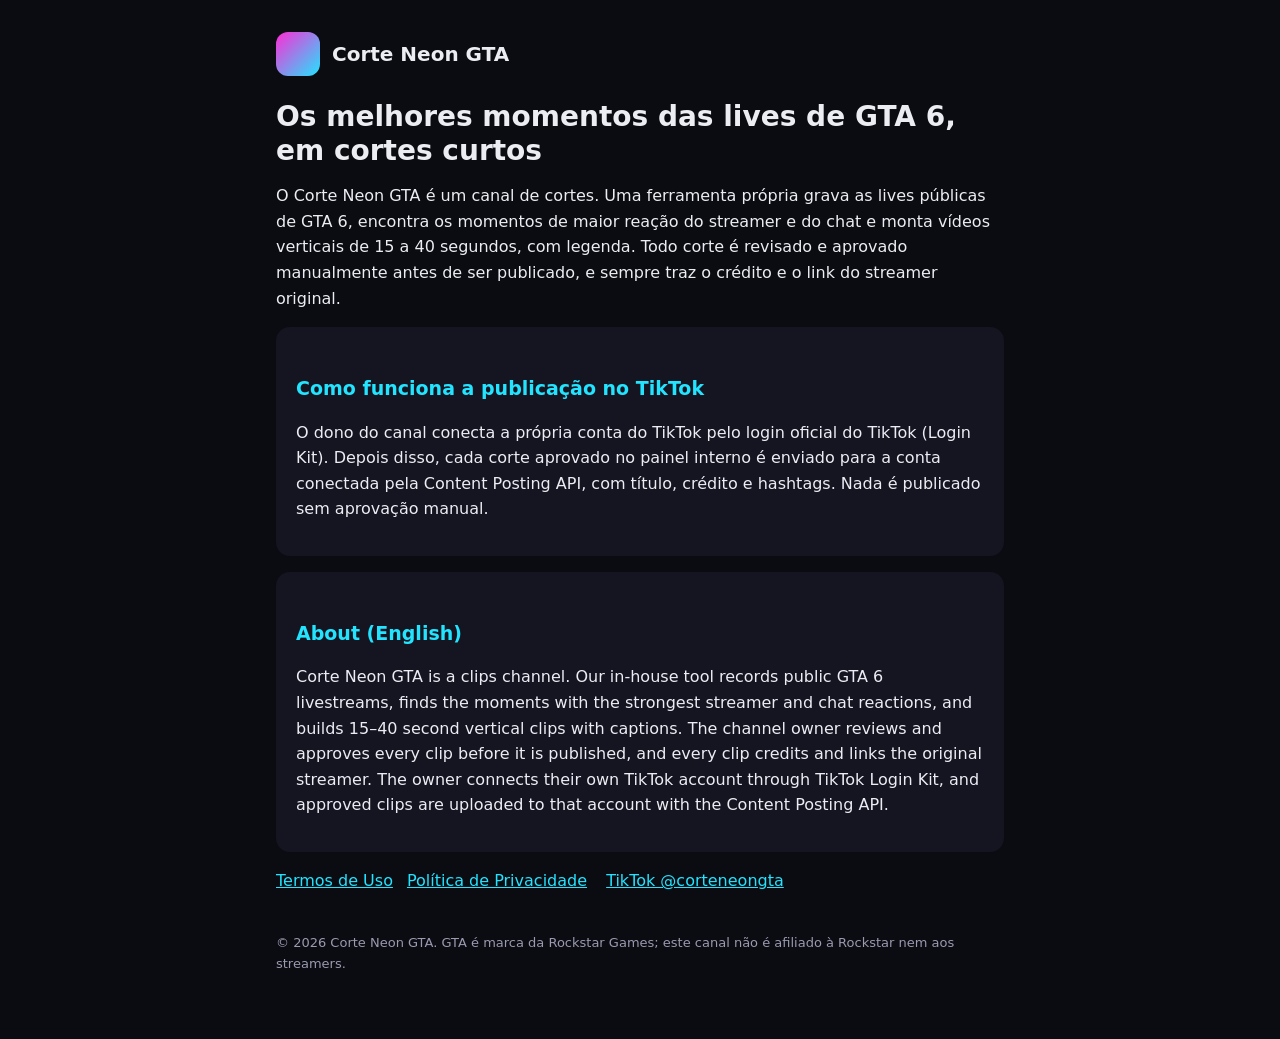
<file: index.html>
<!doctype html>
<html lang="pt-br">
<head>
<meta charset="utf-8">
<meta name="viewport" content="width=device-width,initial-scale=1">
<title>Corte Neon GTA</title>
<meta name="description" content="Cortes curtos e legendados das lives de GTA 6, com crédito aos streamers.">
<link rel="stylesheet" href="estilo.css">
</head>
<body>
<main>
  <header><div class="logo"></div><b>Corte Neon GTA</b></header>
  <h1>Os melhores momentos das lives de GTA 6, em cortes curtos</h1>
  <p>O Corte Neon GTA é um canal de cortes. Uma ferramenta própria grava as lives públicas de GTA 6,
     encontra os momentos de maior reação do streamer e do chat e monta vídeos verticais de 15 a 40 segundos,
     com legenda. Todo corte é revisado e aprovado manualmente antes de ser publicado, e sempre traz
     o crédito e o link do streamer original.</p>

  <div class="card">
    <h2>Como funciona a publicação no TikTok</h2>
    <p>O dono do canal conecta a própria conta do TikTok pelo login oficial do TikTok (Login Kit).
       Depois disso, cada corte aprovado no painel interno é enviado para a conta conectada pela
       Content Posting API, com título, crédito e hashtags. Nada é publicado sem aprovação manual.</p>
  </div>

  <div class="card" lang="en">
    <h2>About (English)</h2>
    <p>Corte Neon GTA is a clips channel. Our in-house tool records public GTA 6 livestreams, finds the
       moments with the strongest streamer and chat reactions, and builds 15–40 second vertical clips with
       captions. The channel owner reviews and approves every clip before it is published, and every clip
       credits and links the original streamer. The owner connects their own TikTok account through
       TikTok Login Kit, and approved clips are uploaded to that account with the Content Posting API.</p>
  </div>

  <nav><a href="termos.html">Termos de Uso</a><a href="privacidade.html">Política de Privacidade</a>
       <a href="https://www.tiktok.com/@corteneongta">TikTok @corteneongta</a></nav>
  <footer>© 2026 Corte Neon GTA. GTA é marca da Rockstar Games; este canal não é afiliado à Rockstar nem aos streamers.</footer>
</main>
</body>
</html>
</file>
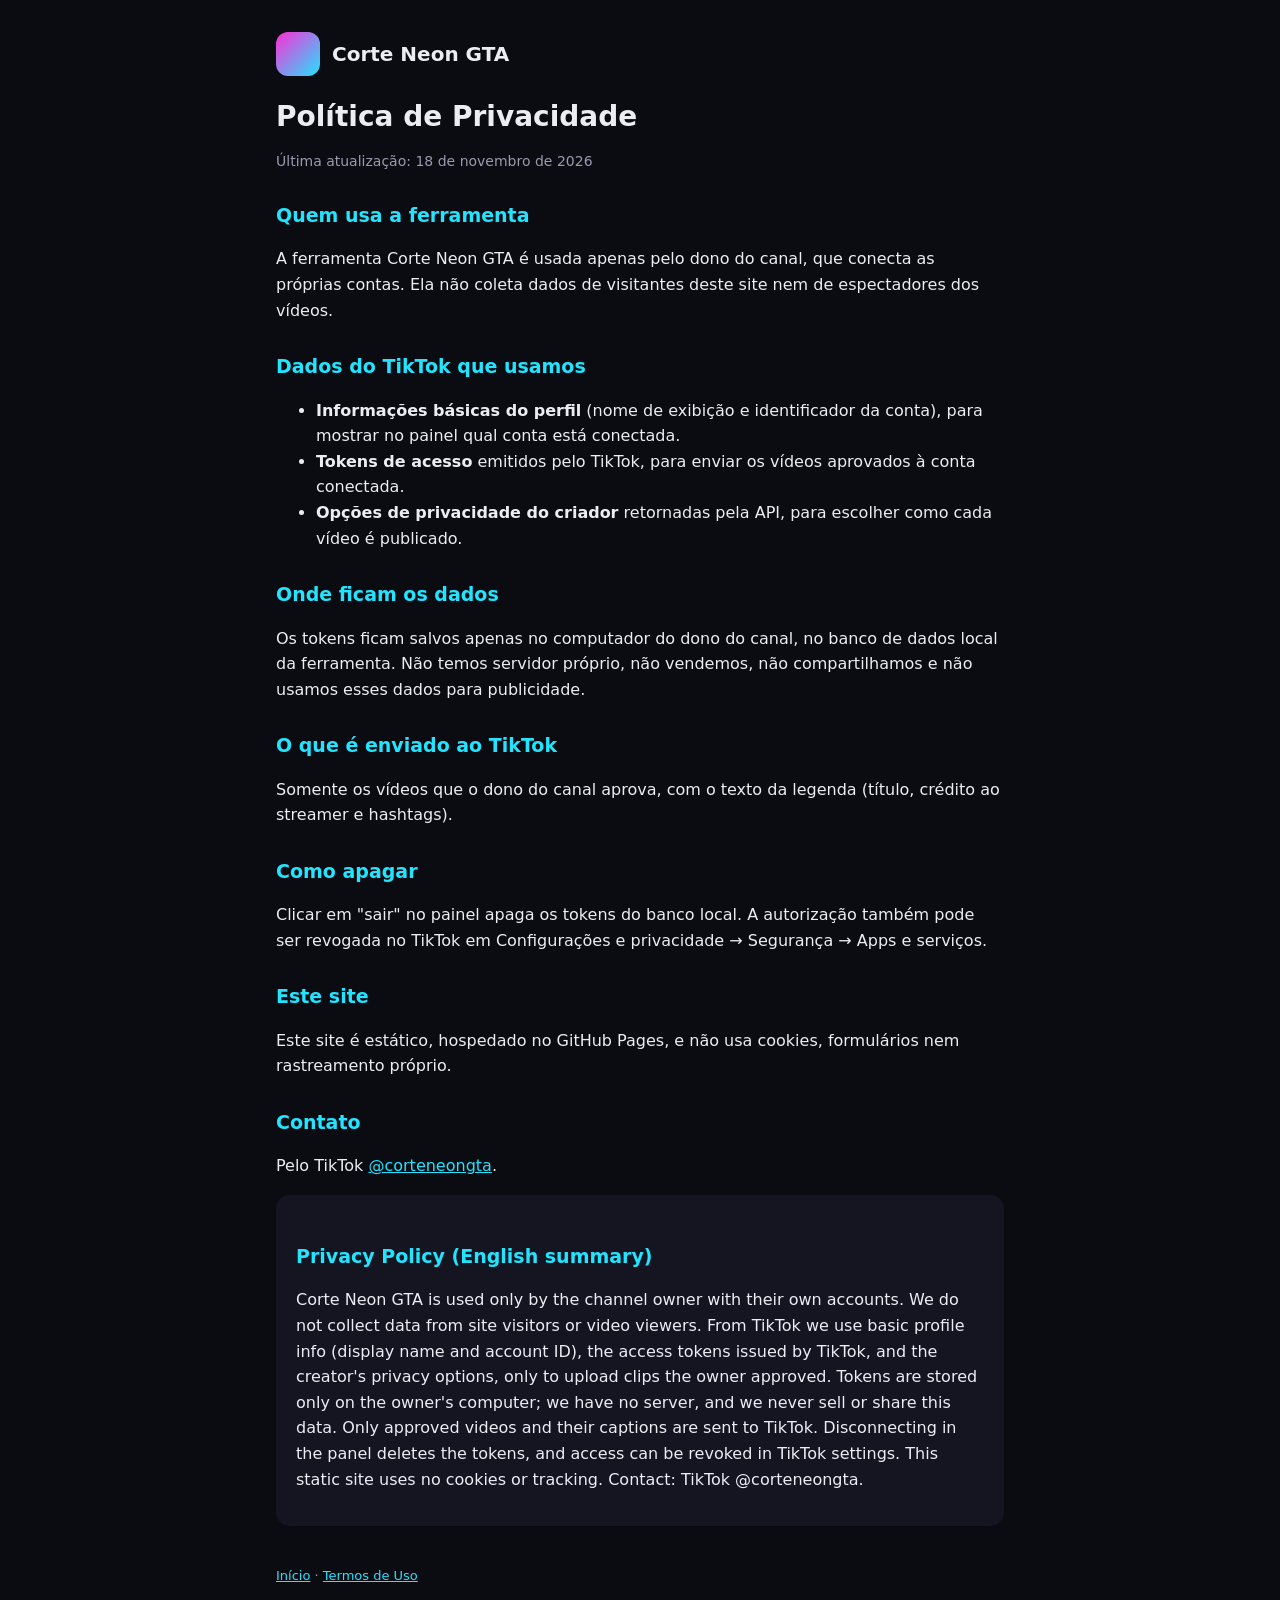
<file: privacidade.html>
<!doctype html>
<html lang="pt-br">
<head>
<meta charset="utf-8">
<meta name="viewport" content="width=device-width,initial-scale=1">
<title>Política de Privacidade</title>
<link rel="stylesheet" href="estilo.css">
</head>
<body>
<main>
  <header><div class="logo"></div><b><a href="./" style="color:inherit;text-decoration:none">Corte Neon GTA</a></b></header>
  <h1>Política de Privacidade</h1>
  <p class="mut">Última atualização: 18 de novembro de 2026</p>

  <h2>Quem usa a ferramenta</h2>
  <p>A ferramenta Corte Neon GTA é usada apenas pelo dono do canal, que conecta as próprias contas.
     Ela não coleta dados de visitantes deste site nem de espectadores dos vídeos.</p>

  <h2>Dados do TikTok que usamos</h2>
  <ul>
    <li><b>Informações básicas do perfil</b> (nome de exibição e identificador da conta), para mostrar no painel qual conta está conectada.</li>
    <li><b>Tokens de acesso</b> emitidos pelo TikTok, para enviar os vídeos aprovados à conta conectada.</li>
    <li><b>Opções de privacidade do criador</b> retornadas pela API, para escolher como cada vídeo é publicado.</li>
  </ul>

  <h2>Onde ficam os dados</h2>
  <p>Os tokens ficam salvos apenas no computador do dono do canal, no banco de dados local da ferramenta.
     Não temos servidor próprio, não vendemos, não compartilhamos e não usamos esses dados para publicidade.</p>

  <h2>O que é enviado ao TikTok</h2>
  <p>Somente os vídeos que o dono do canal aprova, com o texto da legenda (título, crédito ao streamer e hashtags).</p>

  <h2>Como apagar</h2>
  <p>Clicar em "sair" no painel apaga os tokens do banco local. A autorização também pode ser revogada no
     TikTok em Configurações e privacidade → Segurança → Apps e serviços.</p>

  <h2>Este site</h2>
  <p>Este site é estático, hospedado no GitHub Pages, e não usa cookies, formulários nem rastreamento próprio.</p>

  <h2>Contato</h2>
  <p>Pelo TikTok <a href="https://www.tiktok.com/@corteneongta">@corteneongta</a>.</p>

  <div class="card" lang="en">
    <h2>Privacy Policy (English summary)</h2>
    <p>Corte Neon GTA is used only by the channel owner with their own accounts. We do not collect data from
       site visitors or video viewers. From TikTok we use basic profile info (display name and account ID), the
       access tokens issued by TikTok, and the creator's privacy options, only to upload clips the owner approved.
       Tokens are stored only on the owner's computer; we have no server, and we never sell or share this data.
       Only approved videos and their captions are sent to TikTok. Disconnecting in the panel deletes the tokens,
       and access can be revoked in TikTok settings. This static site uses no cookies or tracking.
       Contact: TikTok @corteneongta.</p>
  </div>

  <footer><a href="./">Início</a> · <a href="termos.html">Termos de Uso</a></footer>
</main>
</body>
</html>
</file>
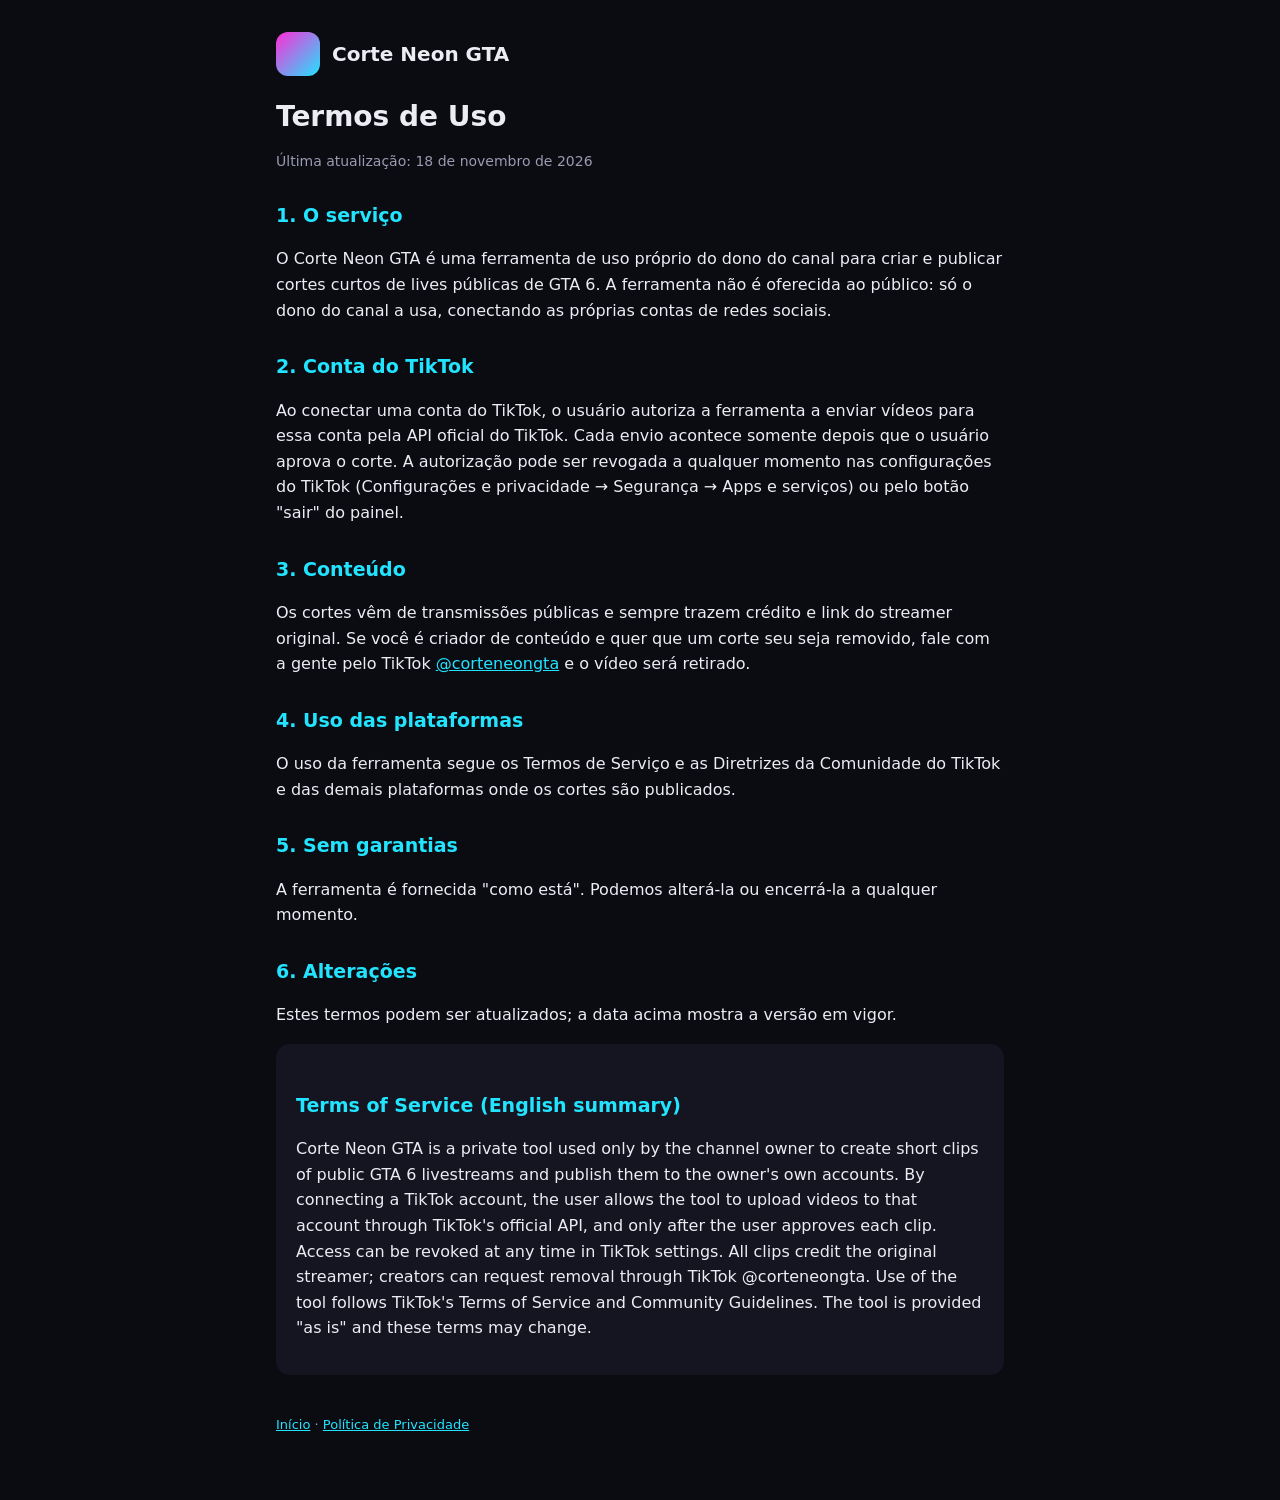
<file: termos.html>
<!doctype html>
<html lang="pt-br">
<head>
<meta charset="utf-8">
<meta name="viewport" content="width=device-width,initial-scale=1">
<title>Termos de Uso</title>
<link rel="stylesheet" href="estilo.css">
</head>
<body>
<main>
  <header><div class="logo"></div><b><a href="./" style="color:inherit;text-decoration:none">Corte Neon GTA</a></b></header>
  <h1>Termos de Uso</h1>
  <p class="mut">Última atualização: 18 de novembro de 2026</p>

  <h2>1. O serviço</h2>
  <p>O Corte Neon GTA é uma ferramenta de uso próprio do dono do canal para criar e publicar cortes curtos
     de lives públicas de GTA 6. A ferramenta não é oferecida ao público: só o dono do canal a usa,
     conectando as próprias contas de redes sociais.</p>

  <h2>2. Conta do TikTok</h2>
  <p>Ao conectar uma conta do TikTok, o usuário autoriza a ferramenta a enviar vídeos para essa conta
     pela API oficial do TikTok. Cada envio acontece somente depois que o usuário aprova o corte.
     A autorização pode ser revogada a qualquer momento nas configurações do TikTok
     (Configurações e privacidade → Segurança → Apps e serviços) ou pelo botão "sair" do painel.</p>

  <h2>3. Conteúdo</h2>
  <p>Os cortes vêm de transmissões públicas e sempre trazem crédito e link do streamer original.
     Se você é criador de conteúdo e quer que um corte seu seja removido, fale com a gente pelo
     TikTok <a href="https://www.tiktok.com/@corteneongta">@corteneongta</a> e o vídeo será retirado.</p>

  <h2>4. Uso das plataformas</h2>
  <p>O uso da ferramenta segue os Termos de Serviço e as Diretrizes da Comunidade do TikTok e das demais
     plataformas onde os cortes são publicados.</p>

  <h2>5. Sem garantias</h2>
  <p>A ferramenta é fornecida "como está". Podemos alterá-la ou encerrá-la a qualquer momento.</p>

  <h2>6. Alterações</h2>
  <p>Estes termos podem ser atualizados; a data acima mostra a versão em vigor.</p>

  <div class="card" lang="en">
    <h2>Terms of Service (English summary)</h2>
    <p>Corte Neon GTA is a private tool used only by the channel owner to create short clips of public GTA 6
       livestreams and publish them to the owner's own accounts. By connecting a TikTok account, the user allows
       the tool to upload videos to that account through TikTok's official API, and only after the user approves
       each clip. Access can be revoked at any time in TikTok settings. All clips credit the original streamer;
       creators can request removal through TikTok @corteneongta. Use of the tool follows TikTok's Terms of
       Service and Community Guidelines. The tool is provided "as is" and these terms may change.</p>
  </div>

  <footer><a href="./">Início</a> · <a href="privacidade.html">Política de Privacidade</a></footer>
</main>
</body>
</html>
</file>
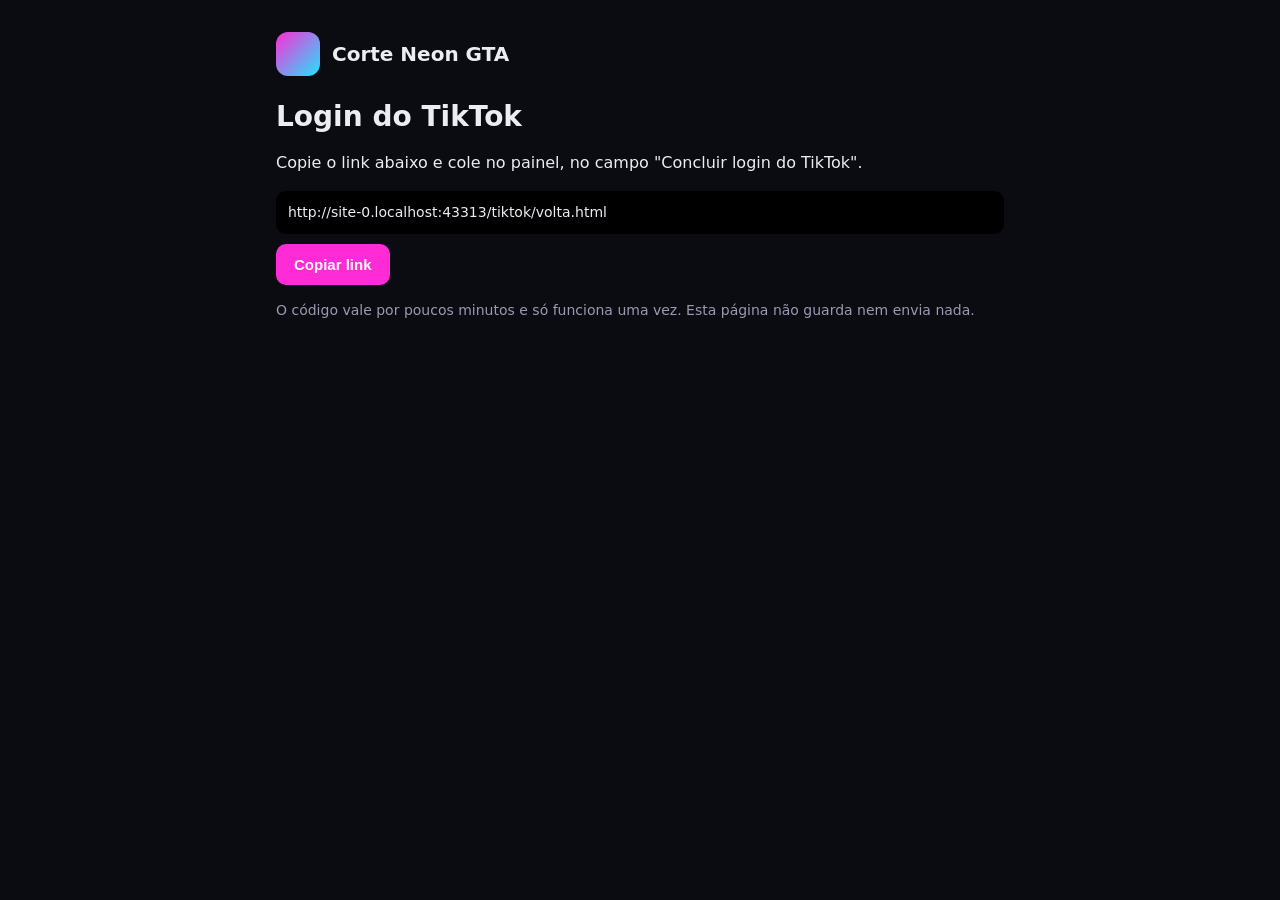
<file: tiktok/volta.html>
<!doctype html>
<html lang="pt-br">
<head>
<meta charset="utf-8">
<meta name="viewport" content="width=device-width,initial-scale=1">
<title>Login do TikTok</title>
<meta name="robots" content="noindex">
<link rel="stylesheet" href="../estilo.css">
</head>
<body>
<main>
  <header><div class="logo"></div><b>Corte Neon GTA</b></header>
  <h1 id="tit">Login do TikTok</h1>
  <p id="txt">Copie o link abaixo e cole no painel, no campo "Concluir login do TikTok".</p>
  <div class="url" id="url"></div>
  <button id="bt">Copiar link</button>
  <p class="mut">O código vale por poucos minutos e só funciona uma vez. Esta página não guarda nem envia nada.</p>
</main>
<script>
  var u = location.href, q = new URLSearchParams(location.search);
  document.getElementById("url").textContent = u;
  if (q.get("error")) {
    document.getElementById("tit").textContent = "Login cancelado";
    document.getElementById("txt").textContent = "O TikTok respondeu: " + (q.get("error_description") || q.get("error"));
  }
  document.getElementById("bt").onclick = function () {
    navigator.clipboard.writeText(u).then(function () { document.getElementById("bt").textContent = "Copiado!"; });
  };
</script>
</body>
</html>
</file>
<file: estilo.css>
:root { --bg: #0b0b12; --card: #151522; --txt: #ececf3; --mut: #9a9ab0; --neon: #ff2bd6; --neon2: #22e4ff; }
* { box-sizing: border-box; }
body { margin: 0; background: var(--bg); color: var(--txt); font: 16px/1.6 system-ui, -apple-system, "Segoe UI", sans-serif; }
main { max-width: 760px; margin: 0 auto; padding: 32px 16px 64px; }
header { display: flex; align-items: center; gap: 12px; margin-bottom: 24px; }
header .logo { width: 44px; height: 44px; border-radius: 12px; background: linear-gradient(135deg, var(--neon), var(--neon2)); }
header b { font-size: 20px; }
h1 { font-size: 28px; line-height: 1.2; margin: 8px 0 16px; }
h2 { font-size: 19px; margin: 28px 0 8px; color: var(--neon2); }
a { color: var(--neon2); }
.card { background: var(--card); border-radius: 14px; padding: 18px 20px; margin: 16px 0; }
.mut { color: var(--mut); font-size: 14px; }
nav a { margin-right: 14px; }
footer { margin-top: 40px; color: var(--mut); font-size: 13px; }
code, .url { background: #000; padding: 10px 12px; border-radius: 10px; display: block; word-break: break-all; font-size: 14px; }
button { background: var(--neon); color: #fff; border: 0; border-radius: 10px; padding: 12px 18px; font-weight: 700; font-size: 15px; cursor: pointer; margin-top: 10px; }
</file>
